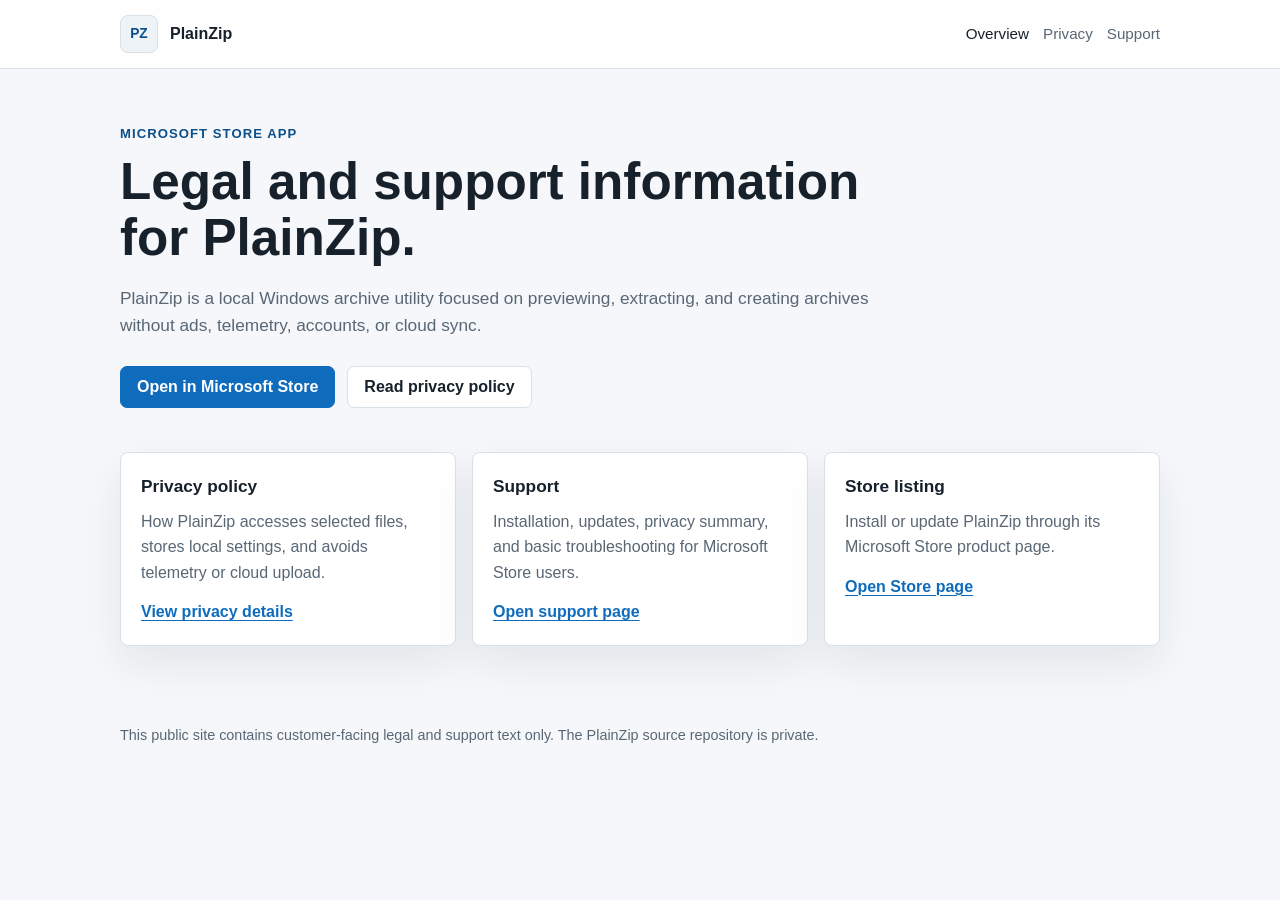
<file: index.html>
<!doctype html>
<html lang="en">
<head>
  <meta charset="utf-8">
  <meta name="viewport" content="width=device-width, initial-scale=1">
  <title>PlainZip Legal and Support</title>
  <meta name="description" content="Public legal and support pages for PlainZip, a Microsoft Store archive utility for Windows.">
  <link rel="stylesheet" href="style.css">
</head>
<body>
  <div class="site-shell">
    <header class="topbar">
      <div class="topbar-inner">
        <a class="brand" href="index.html">
          <span class="brand-mark" aria-hidden="true">PZ</span>
          <span>PlainZip</span>
        </a>
        <nav class="nav" aria-label="Main navigation">
          <a href="index.html" aria-current="page">Overview</a>
          <a href="privacy.html">Privacy</a>
          <a href="support.html">Support</a>
        </nav>
      </div>
    </header>

    <main>
      <section class="hero">
        <p class="eyebrow">Microsoft Store app</p>
        <h1>Legal and support information for PlainZip.</h1>
        <p class="lede">
          PlainZip is a local Windows archive utility focused on previewing, extracting,
          and creating archives without ads, telemetry, accounts, or cloud sync.
        </p>
        <div class="actions">
          <a class="button primary" href="https://apps.microsoft.com/detail/9PN1JKCFFKLM">Open in Microsoft Store</a>
          <a class="button" href="privacy.html">Read privacy policy</a>
        </div>
      </section>

      <section class="content">
        <div class="grid" aria-label="PlainZip public pages">
          <article class="card">
            <h2>Privacy policy</h2>
            <p>How PlainZip accesses selected files, stores local settings, and avoids telemetry or cloud upload.</p>
            <a href="privacy.html">View privacy details</a>
          </article>
          <article class="card">
            <h2>Support</h2>
            <p>Installation, updates, privacy summary, and basic troubleshooting for Microsoft Store users.</p>
            <a href="support.html">Open support page</a>
          </article>
          <article class="card">
            <h2>Store listing</h2>
            <p>Install or update PlainZip through its Microsoft Store product page.</p>
            <a href="https://apps.microsoft.com/detail/9PN1JKCFFKLM">Open Store page</a>
          </article>
        </div>
      </section>
    </main>

    <footer class="footer">
      <p>This public site contains customer-facing legal and support text only. The PlainZip source repository is private.</p>
    </footer>
  </div>
</body>
</html>
</file>
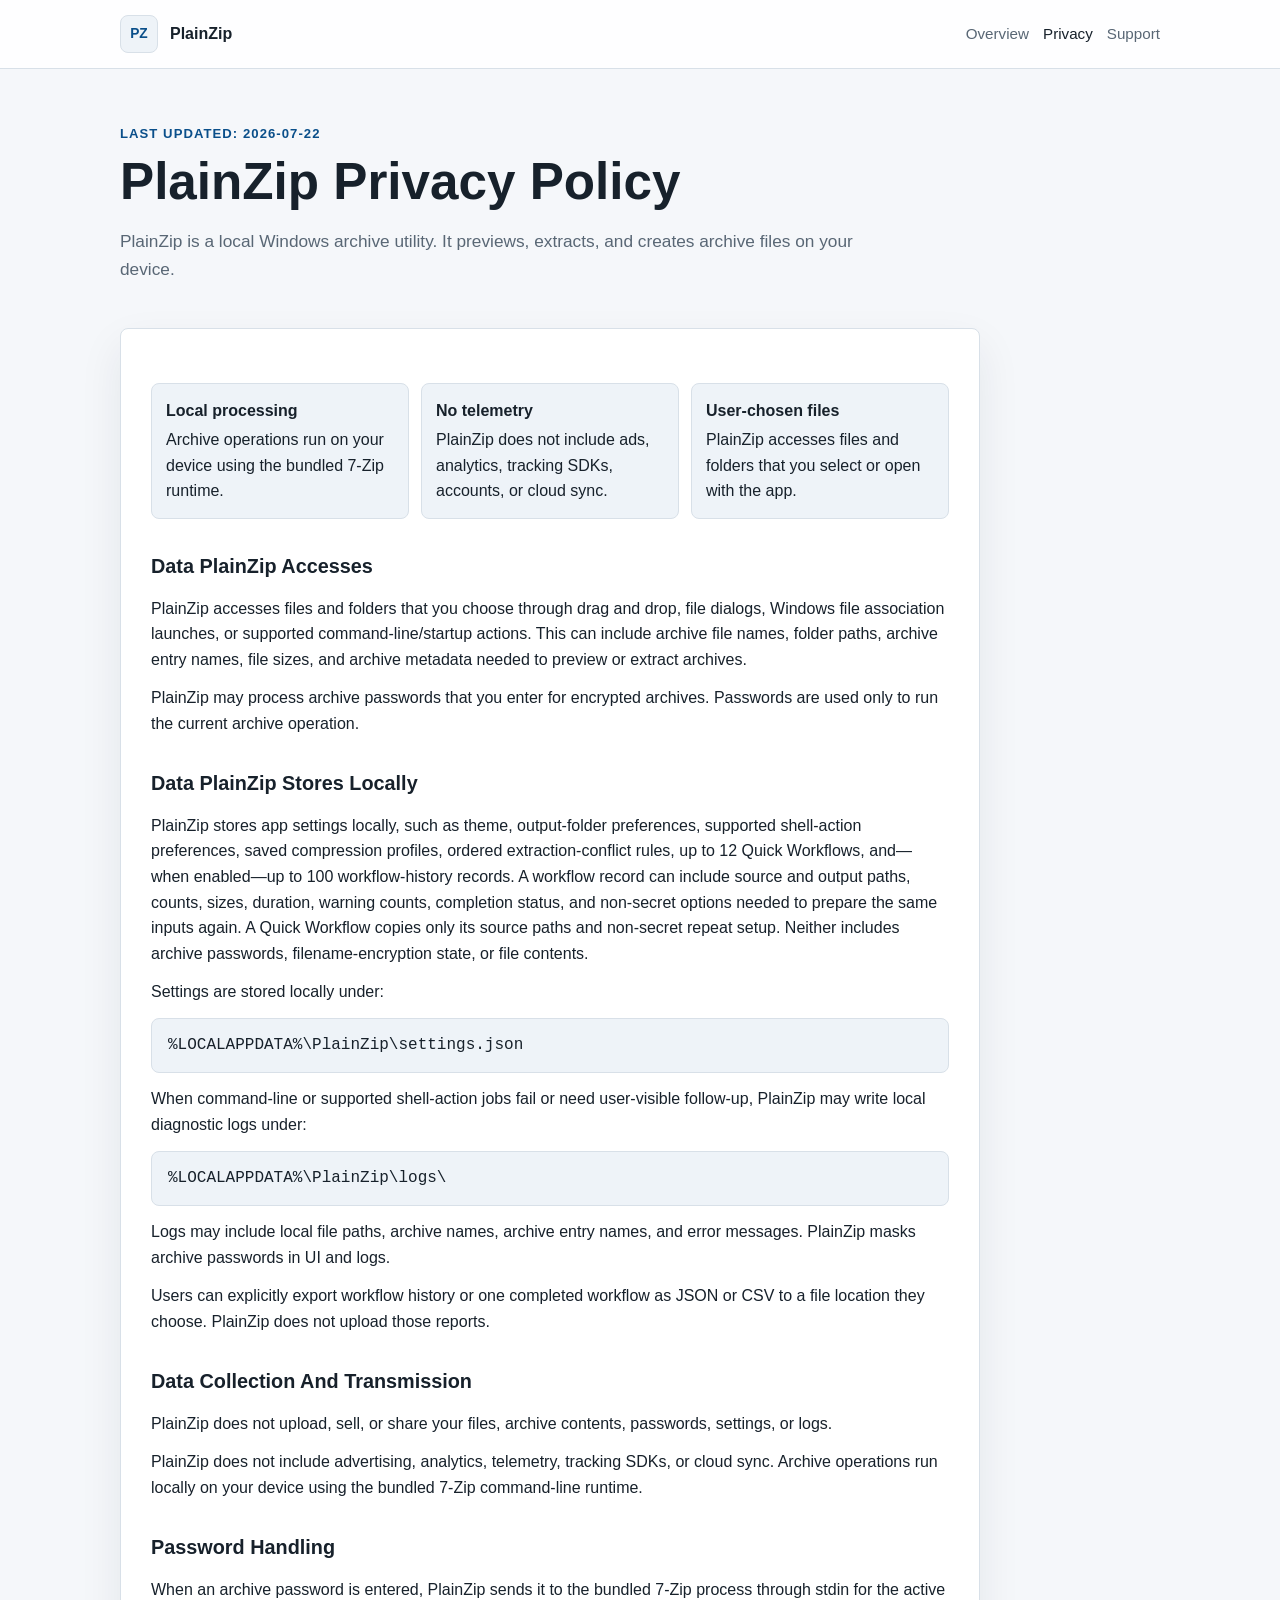
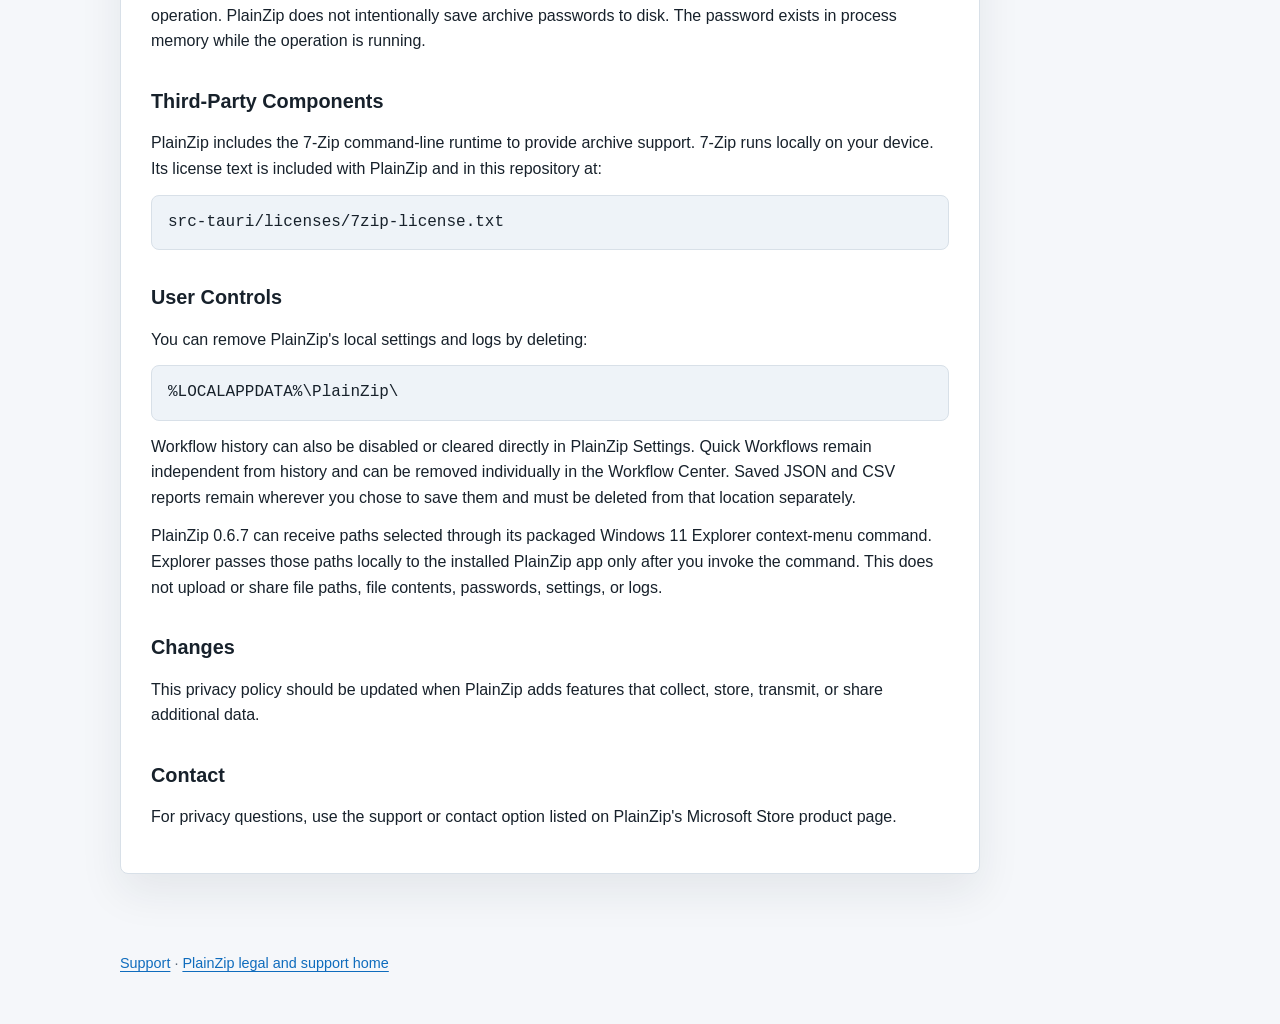
<file: privacy.html>
<!doctype html>
<html lang="en">
<head>
  <meta charset="utf-8">
  <meta name="viewport" content="width=device-width, initial-scale=1">
  <title>PlainZip Privacy Policy</title>
  <meta name="description" content="PlainZip privacy policy for Microsoft Store users.">
  <link rel="stylesheet" href="style.css">
</head>
<body>
  <div class="site-shell">
    <header class="topbar">
      <div class="topbar-inner">
        <a class="brand" href="index.html">
          <span class="brand-mark" aria-hidden="true">PZ</span>
          <span>PlainZip</span>
        </a>
        <nav class="nav" aria-label="Main navigation">
          <a href="index.html">Overview</a>
          <a href="privacy.html" aria-current="page">Privacy</a>
          <a href="support.html">Support</a>
        </nav>
      </div>
    </header>

    <main>
      <section class="hero">
        <p class="eyebrow">Last updated: 2026-07-22</p>
        <h1>PlainZip Privacy Policy</h1>
        <p class="lede">
          PlainZip is a local Windows archive utility. It previews, extracts, and creates
          archive files on your device.
        </p>
      </section>

      <section class="content">
        <article class="document">
          <div class="summary-list" aria-label="Privacy summary">
            <div class="summary-item">
              <strong>Local processing</strong>
              <span>Archive operations run on your device using the bundled 7-Zip runtime.</span>
            </div>
            <div class="summary-item">
              <strong>No telemetry</strong>
              <span>PlainZip does not include ads, analytics, tracking SDKs, accounts, or cloud sync.</span>
            </div>
            <div class="summary-item">
              <strong>User-chosen files</strong>
              <span>PlainZip accesses files and folders that you select or open with the app.</span>
            </div>
          </div>

          <h2>Data PlainZip Accesses</h2>
          <p>PlainZip accesses files and folders that you choose through drag and drop, file dialogs, Windows file association launches, or supported command-line/startup actions. This can include archive file names, folder paths, archive entry names, file sizes, and archive metadata needed to preview or extract archives.</p>
          <p>PlainZip may process archive passwords that you enter for encrypted archives. Passwords are used only to run the current archive operation.</p>

          <h2>Data PlainZip Stores Locally</h2>
          <p>PlainZip stores app settings locally, such as theme, output-folder preferences, supported shell-action preferences, saved compression profiles, ordered extraction-conflict rules, up to 12 Quick Workflows, and—when enabled—up to 100 workflow-history records. A workflow record can include source and output paths, counts, sizes, duration, warning counts, completion status, and non-secret options needed to prepare the same inputs again. A Quick Workflow copies only its source paths and non-secret repeat setup. Neither includes archive passwords, filename-encryption state, or file contents.</p>
          <p>Settings are stored locally under:</p>
          <pre><code>%LOCALAPPDATA%\PlainZip\settings.json</code></pre>
          <p>When command-line or supported shell-action jobs fail or need user-visible follow-up, PlainZip may write local diagnostic logs under:</p>
          <pre><code>%LOCALAPPDATA%\PlainZip\logs\</code></pre>
          <p>Logs may include local file paths, archive names, archive entry names, and error messages. PlainZip masks archive passwords in UI and logs.</p>
          <p>Users can explicitly export workflow history or one completed workflow as JSON or CSV to a file location they choose. PlainZip does not upload those reports.</p>

          <h2>Data Collection And Transmission</h2>
          <p>PlainZip does not upload, sell, or share your files, archive contents, passwords, settings, or logs.</p>
          <p>PlainZip does not include advertising, analytics, telemetry, tracking SDKs, or cloud sync. Archive operations run locally on your device using the bundled 7-Zip command-line runtime.</p>

          <h2>Password Handling</h2>
          <p>When an archive password is entered, PlainZip sends it to the bundled 7-Zip process through stdin for the active operation. PlainZip does not intentionally save archive passwords to disk. The password exists in process memory while the operation is running.</p>

          <h2>Third-Party Components</h2>
          <p>PlainZip includes the 7-Zip command-line runtime to provide archive support. 7-Zip runs locally on your device. Its license text is included with PlainZip and in this repository at:</p>
          <pre><code>src-tauri/licenses/7zip-license.txt</code></pre>

          <h2>User Controls</h2>
          <p>You can remove PlainZip's local settings and logs by deleting:</p>
          <pre><code>%LOCALAPPDATA%\PlainZip\</code></pre>
          <p>Workflow history can also be disabled or cleared directly in PlainZip Settings. Quick Workflows remain independent from history and can be removed individually in the Workflow Center. Saved JSON and CSV reports remain wherever you chose to save them and must be deleted from that location separately.</p>
          <p>PlainZip 0.6.7 can receive paths selected through its packaged Windows 11 Explorer context-menu command. Explorer passes those paths locally to the installed PlainZip app only after you invoke the command. This does not upload or share file paths, file contents, passwords, settings, or logs.</p>

          <h2>Changes</h2>
          <p>This privacy policy should be updated when PlainZip adds features that collect, store, transmit, or share additional data.</p>

          <h2>Contact</h2>
          <p>For privacy questions, use the support or contact option listed on PlainZip's Microsoft Store product page.</p>
        </article>
      </section>
    </main>

    <footer class="footer">
      <p><a href="support.html">Support</a> · <a href="index.html">PlainZip legal and support home</a></p>
    </footer>
  </div>
</body>
</html>
</file>
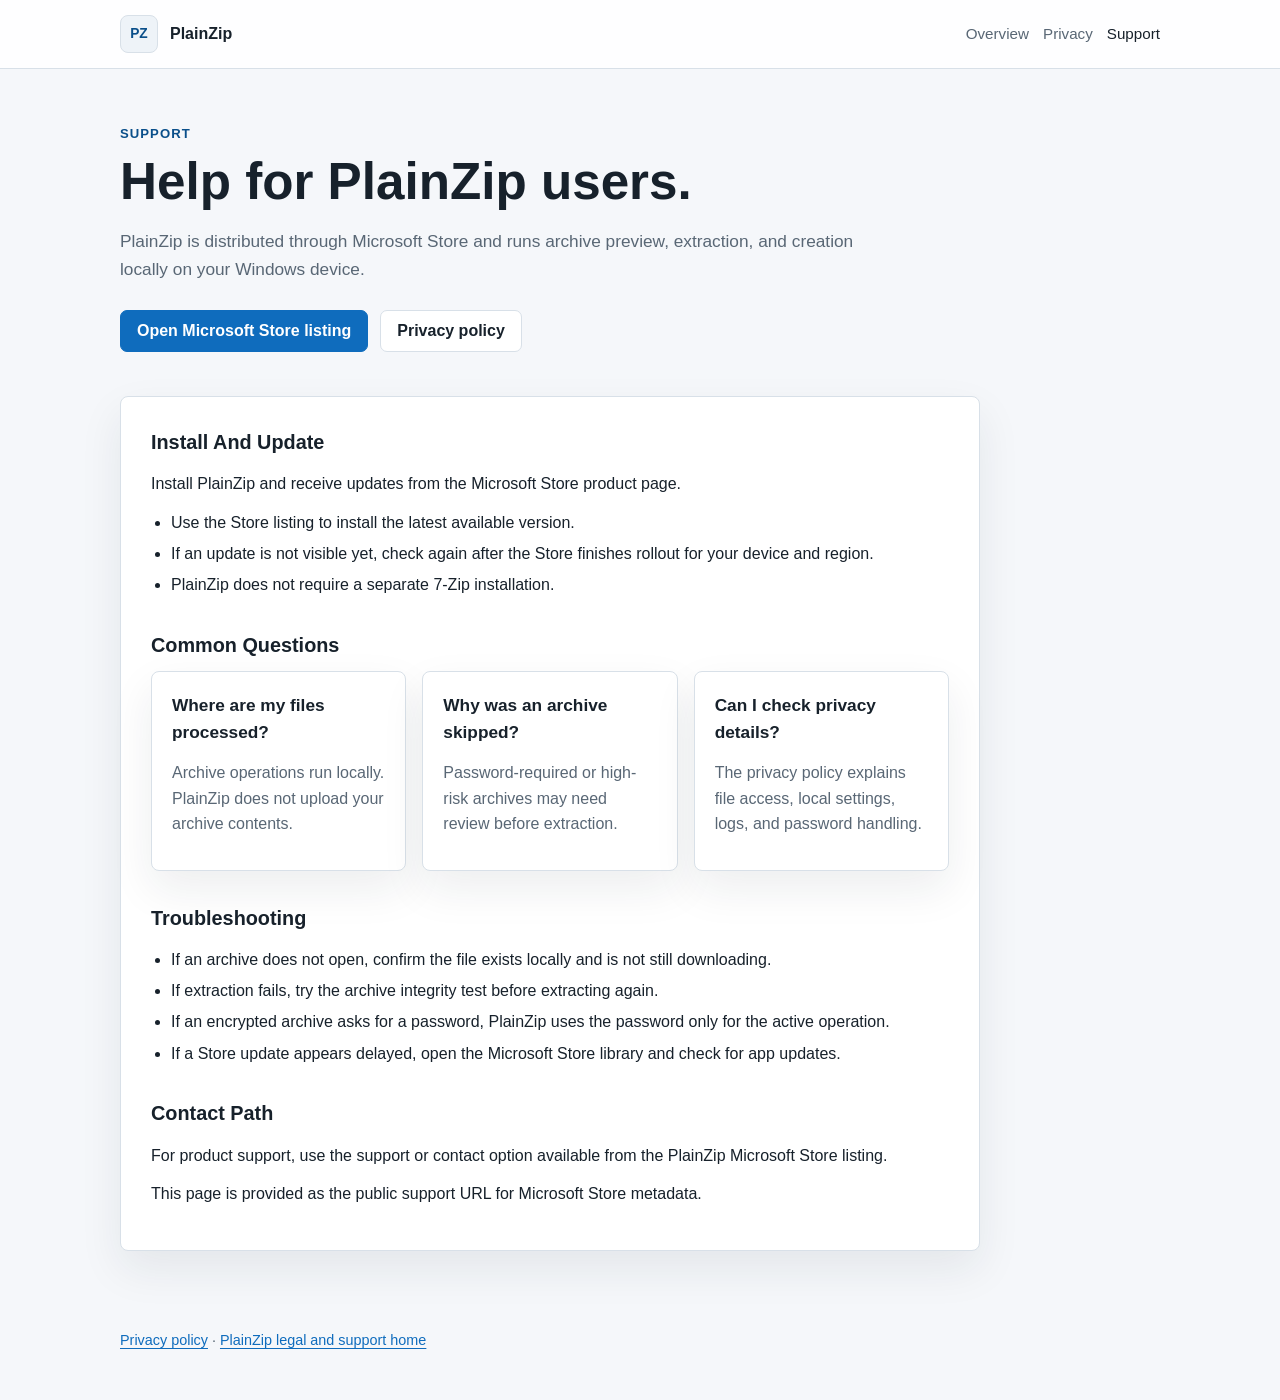
<file: support.html>
<!doctype html>
<html lang="en">
<head>
  <meta charset="utf-8">
  <meta name="viewport" content="width=device-width, initial-scale=1">
  <title>PlainZip Support</title>
  <meta name="description" content="Support information for PlainZip on Microsoft Store.">
  <link rel="stylesheet" href="style.css">
</head>
<body>
  <div class="site-shell">
    <header class="topbar">
      <div class="topbar-inner">
        <a class="brand" href="index.html">
          <span class="brand-mark" aria-hidden="true">PZ</span>
          <span>PlainZip</span>
        </a>
        <nav class="nav" aria-label="Main navigation">
          <a href="index.html">Overview</a>
          <a href="privacy.html">Privacy</a>
          <a href="support.html" aria-current="page">Support</a>
        </nav>
      </div>
    </header>

    <main>
      <section class="hero">
        <p class="eyebrow">Support</p>
        <h1>Help for PlainZip users.</h1>
        <p class="lede">
          PlainZip is distributed through Microsoft Store and runs archive preview,
          extraction, and creation locally on your Windows device.
        </p>
        <div class="actions">
          <a class="button primary" href="https://apps.microsoft.com/detail/9PN1JKCFFKLM">Open Microsoft Store listing</a>
          <a class="button" href="privacy.html">Privacy policy</a>
        </div>
      </section>

      <section class="content">
        <article class="document">
          <h2>Install And Update</h2>
          <p>Install PlainZip and receive updates from the Microsoft Store product page.</p>
          <ul>
            <li>Use the Store listing to install the latest available version.</li>
            <li>If an update is not visible yet, check again after the Store finishes rollout for your device and region.</li>
            <li>PlainZip does not require a separate 7-Zip installation.</li>
          </ul>

          <h2>Common Questions</h2>
          <div class="grid" aria-label="Common PlainZip support topics">
            <section class="card">
              <h3>Where are my files processed?</h3>
              <p>Archive operations run locally. PlainZip does not upload your archive contents.</p>
            </section>
            <section class="card">
              <h3>Why was an archive skipped?</h3>
              <p>Password-required or high-risk archives may need review before extraction.</p>
            </section>
            <section class="card">
              <h3>Can I check privacy details?</h3>
              <p>The privacy policy explains file access, local settings, logs, and password handling.</p>
            </section>
          </div>

          <h2>Troubleshooting</h2>
          <ul>
            <li>If an archive does not open, confirm the file exists locally and is not still downloading.</li>
            <li>If extraction fails, try the archive integrity test before extracting again.</li>
            <li>If an encrypted archive asks for a password, PlainZip uses the password only for the active operation.</li>
            <li>If a Store update appears delayed, open the Microsoft Store library and check for app updates.</li>
          </ul>

          <h2>Contact Path</h2>
          <p>For product support, use the support or contact option available from the PlainZip Microsoft Store listing.</p>
          <p>This page is provided as the public support URL for Microsoft Store metadata.</p>
        </article>
      </section>
    </main>

    <footer class="footer">
      <p><a href="privacy.html">Privacy policy</a> · <a href="index.html">PlainZip legal and support home</a></p>
    </footer>
  </div>
</body>
</html>
</file>
<file: style.css>
:root {
  color-scheme: light dark;
  --bg: #f5f7fa;
  --surface: #ffffff;
  --surface-muted: #eef3f8;
  --text: #17212b;
  --muted: #596775;
  --border: #d8e0e8;
  --accent: #0f6cbd;
  --accent-strong: #0a4f8a;
  --shadow: 0 18px 44px rgba(20, 35, 52, 0.08);
}

* {
  box-sizing: border-box;
}

body {
  margin: 0;
  background: var(--bg);
  color: var(--text);
  font-family: -apple-system, BlinkMacSystemFont, "Segoe UI", sans-serif;
  line-height: 1.6;
}

a {
  color: var(--accent);
  text-decoration-thickness: 1px;
  text-underline-offset: 3px;
}

a:hover {
  color: var(--accent-strong);
}

.site-shell {
  min-height: 100vh;
}

.topbar {
  border-bottom: 1px solid var(--border);
  background: rgba(255, 255, 255, 0.92);
}

.topbar-inner,
.hero,
.content,
.footer {
  width: min(1040px, calc(100% - 40px));
  margin: 0 auto;
}

.topbar-inner {
  display: flex;
  align-items: center;
  justify-content: space-between;
  gap: 18px;
  min-height: 68px;
}

.brand {
  display: inline-flex;
  align-items: center;
  gap: 12px;
  color: var(--text);
  font-weight: 700;
  text-decoration: none;
}

.brand-mark {
  display: grid;
  width: 38px;
  height: 38px;
  place-items: center;
  border: 1px solid var(--border);
  border-radius: 8px;
  background: var(--surface-muted);
  color: var(--accent-strong);
  font-size: 0.86rem;
  letter-spacing: 0;
}

.nav {
  display: flex;
  flex-wrap: wrap;
  justify-content: flex-end;
  gap: 14px;
}

.nav a {
  color: var(--muted);
  font-size: 0.95rem;
  text-decoration: none;
}

.nav a[aria-current="page"],
.nav a:hover {
  color: var(--text);
}

.hero {
  padding: 54px 0 28px;
}

.eyebrow {
  margin: 0 0 10px;
  color: var(--accent-strong);
  font-size: 0.82rem;
  font-weight: 700;
  letter-spacing: 0.08em;
  text-transform: uppercase;
}

h1 {
  margin: 0;
  max-width: 760px;
  font-size: clamp(2rem, 4vw, 3.35rem);
  line-height: 1.1;
}

.lede {
  max-width: 760px;
  margin: 18px 0 0;
  color: var(--muted);
  font-size: 1.08rem;
}

.actions {
  display: flex;
  flex-wrap: wrap;
  gap: 12px;
  margin-top: 26px;
}

.button {
  display: inline-flex;
  align-items: center;
  justify-content: center;
  min-height: 42px;
  padding: 0 16px;
  border: 1px solid var(--border);
  border-radius: 7px;
  background: var(--surface);
  color: var(--text);
  font-weight: 650;
  text-decoration: none;
}

.button.primary {
  border-color: var(--accent);
  background: var(--accent);
  color: #ffffff;
}

.content {
  padding: 16px 0 64px;
}

.grid {
  display: grid;
  grid-template-columns: repeat(3, minmax(0, 1fr));
  gap: 16px;
}

.card,
.document {
  border: 1px solid var(--border);
  border-radius: 8px;
  background: var(--surface);
  box-shadow: var(--shadow);
}

.card {
  padding: 20px;
}

.card h2,
.card h3 {
  margin: 0 0 8px;
  font-size: 1.08rem;
}

.card p {
  margin: 0;
  color: var(--muted);
}

.card a {
  display: inline-block;
  margin-top: 14px;
  font-weight: 650;
}

.document {
  max-width: 860px;
  padding: 30px;
}

.document h2 {
  margin: 2rem 0 0.6rem;
  font-size: 1.24rem;
}

.document h2:first-child {
  margin-top: 0;
}

.document p {
  margin: 0.8rem 0;
}

.document ul {
  margin: 0.8rem 0 0;
  padding-left: 1.25rem;
}

.document li + li {
  margin-top: 0.35rem;
}

.summary-list {
  display: grid;
  grid-template-columns: repeat(3, minmax(0, 1fr));
  gap: 12px;
  margin: 24px 0;
}

.summary-item {
  border: 1px solid var(--border);
  border-radius: 8px;
  padding: 14px;
  background: var(--surface-muted);
}

.summary-item strong {
  display: block;
  margin-bottom: 4px;
}

pre {
  overflow-x: auto;
  border: 1px solid var(--border);
  border-radius: 8px;
  padding: 14px 16px;
  background: var(--surface-muted);
}

code {
  font-family: "Cascadia Mono", Consolas, monospace;
}

.footer {
  padding: 0 0 34px;
  color: var(--muted);
  font-size: 0.9rem;
}

@media (max-width: 760px) {
  .topbar-inner {
    align-items: flex-start;
    flex-direction: column;
    padding: 14px 0;
  }

  .nav {
    justify-content: flex-start;
  }

  .hero {
    padding-top: 36px;
  }

  .grid,
  .summary-list {
    grid-template-columns: 1fr;
  }

  .document {
    padding: 22px;
  }
}

@media (prefers-color-scheme: dark) {
  :root {
    --bg: #11171d;
    --surface: #171f27;
    --surface-muted: #202a33;
    --text: #edf3f8;
    --muted: #a9b7c4;
    --border: #2d3a46;
    --accent: #70b7ff;
    --accent-strong: #a8d3ff;
    --shadow: none;
  }

  .topbar {
    background: rgba(23, 31, 39, 0.92);
  }

  .button.primary {
    color: #07111b;
  }
}
</file>
